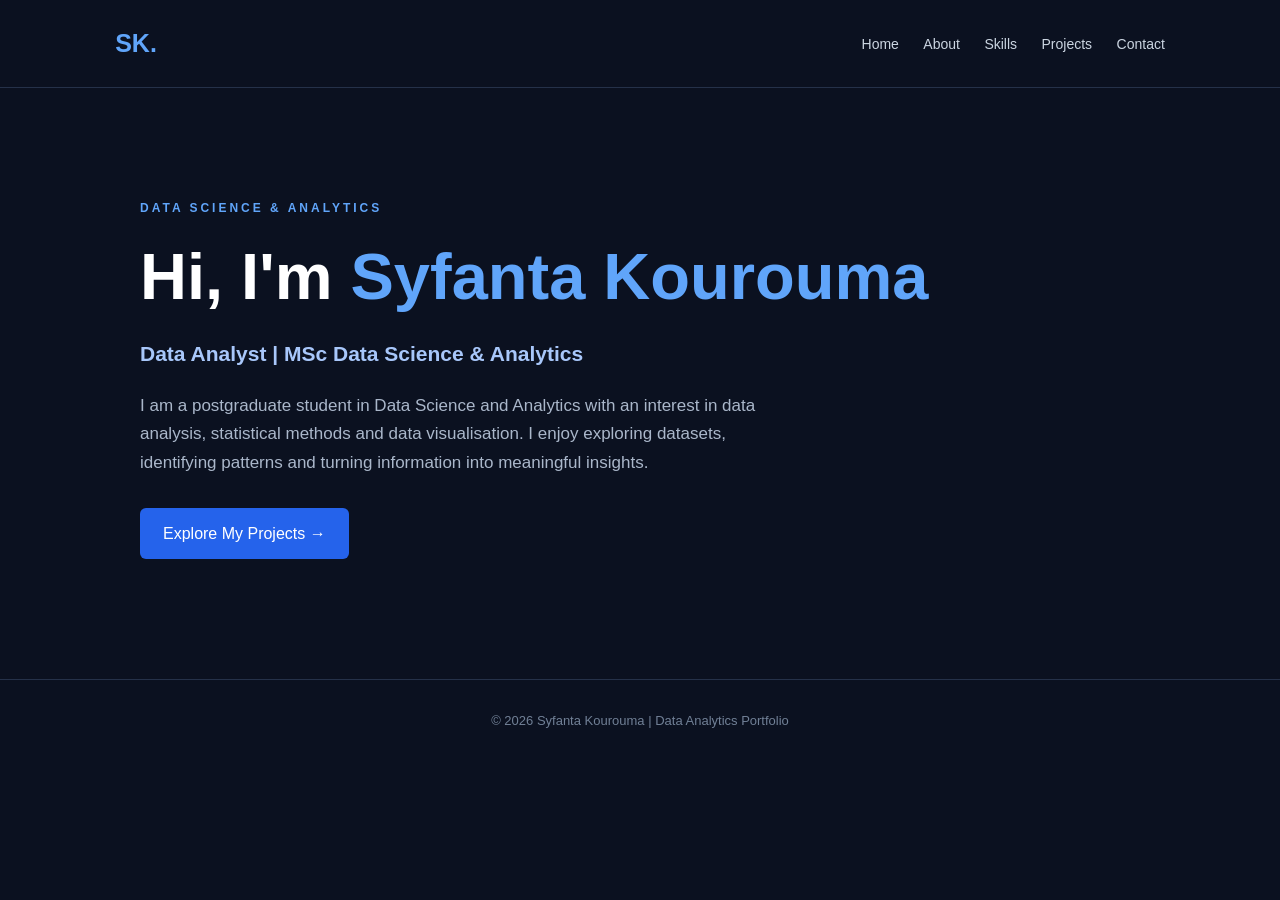
<file: index.html>
<!DOCTYPE html>
<html lang="en">
<head>
    <meta charset="UTF-8">
    <meta name="viewport" content="width=device-width, initial-scale=1.0">
    <title>Syfanta Kourouma | Data Analytics Portfolio</title>
    <link rel="stylesheet" href="style.css">
</head>

<body>

    <nav>
        <div class="logo">SK.</div>
        <div>
            <a href="index.html">Home</a>
            <a href="about.html">About</a>
            <a href="skills.html">Skills</a>
            <a href="projects.html">Projects</a>
            <a href="contact.html">Contact</a>
        </div>
    </nav>

    <header class="container hero">
        <p class="tag">DATA SCIENCE & ANALYTICS</p>

        <h1>
            Hi, I'm <span>Syfanta Kourouma</span>
        </h1>

        <h2>Data Analyst | MSc Data Science & Analytics</h2>

        <p class="intro">
            I am a postgraduate student in Data Science
            and Analytics with an interest in data analysis,
            statistical methods and data visualisation.

            I enjoy exploring datasets, identifying patterns
            and turning information into meaningful insights.
        </p>

        <a href="projects.html" class="button">
            Explore My Projects →
        </a>
    </header>

    <footer>
        <p>
            © 2026 Syfanta Kourouma |
            Data Analytics Portfolio
        </p>
    </footer>

</body>
</html>
</file>
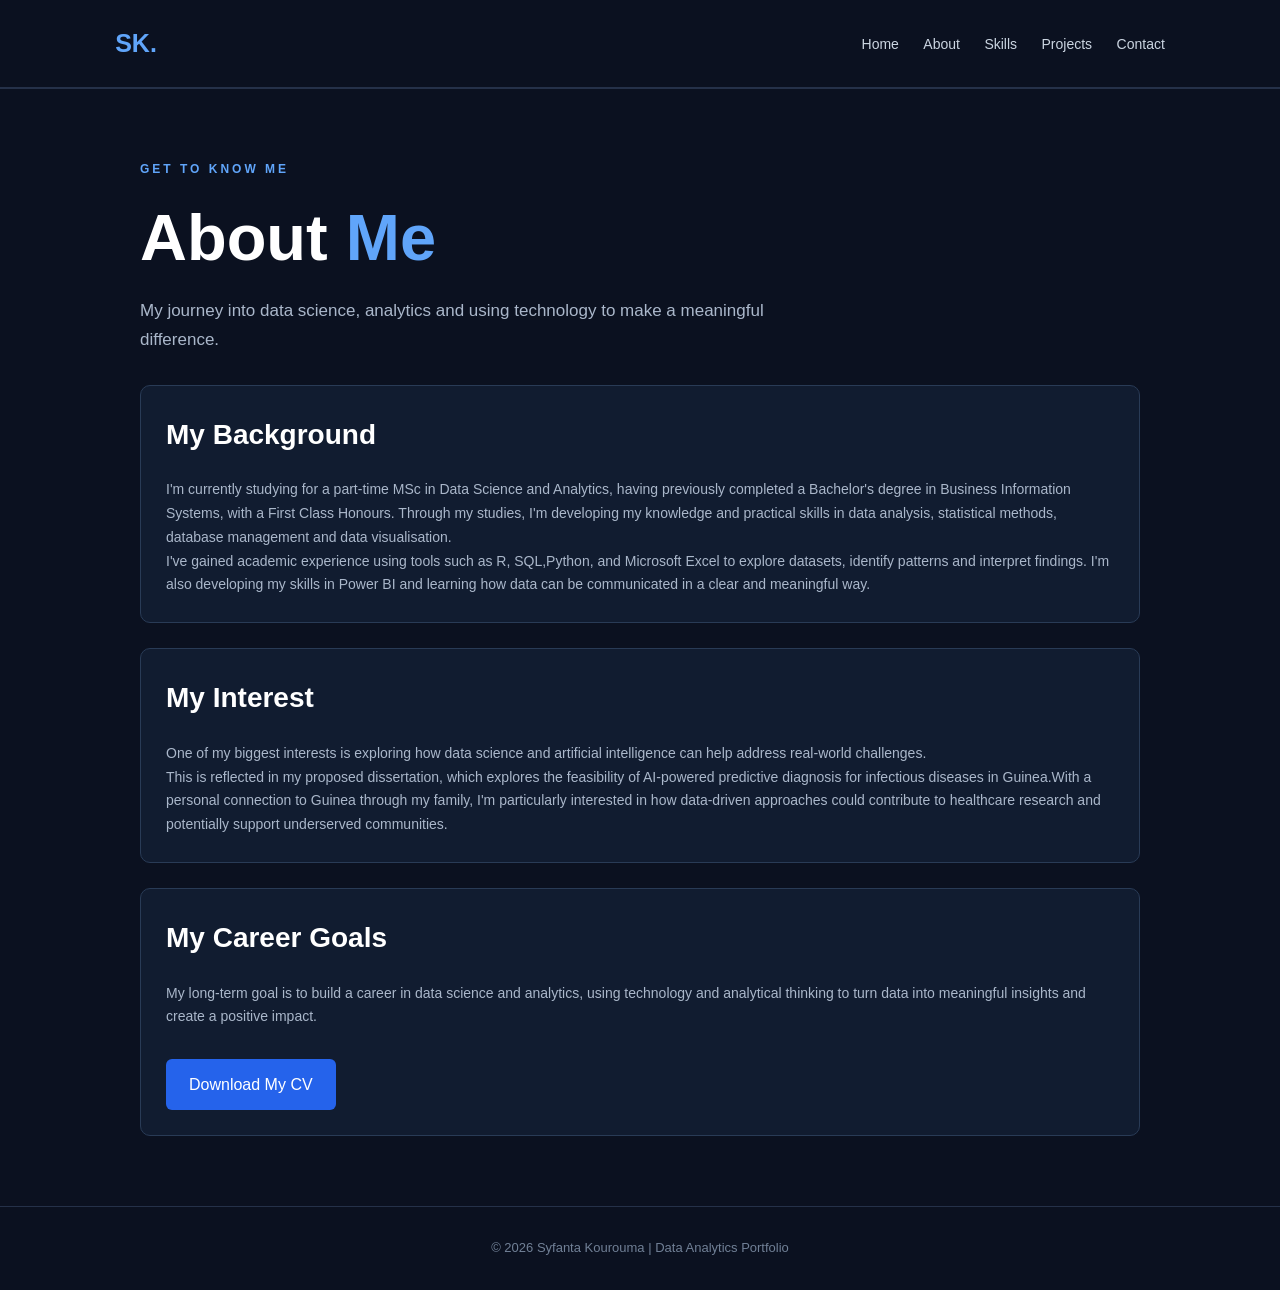
<file: about.html>
<!DOCTYPE html>
<html lang="en">
<head>
    <meta charset="UTF-8">
    <meta name="viewport" content="width=device-width, initial-scale=1.0">
    <title>About Me | Syfanta Kourouma</title>
    <link rel="stylesheet" href="style.css">
</head>

<body>

    <nav>
        <div class="logo">SK.</div>
        <div>
            <a href="index.html">Home</a>
            <a href="about.html">About</a>
            <a href="skills.html">Skills</a>
            <a href="projects.html">Projects</a>
            <a href="contact.html">Contact</a>
        </div>
    </nav>

    <section>
        <div class="container">

            <p class="tag">GET TO KNOW ME</p>

            <h1>About <span>Me</span></h1>

            <p class="intro">
                My journey into data science, analytics and using
                technology to make a meaningful difference.
            </p>

            <div class="project">
                <h2>My Background</h2>

                <p>
                    I'm currently studying for a part-time MSc in
                    Data Science and Analytics, having previously
                    completed a Bachelor's degree in Business Information Systems, with a First Class Honours.
                    Through my studies, I'm developing my knowledge
                    and practical skills in data analysis, statistical
                    methods, database management and data visualisation.
                </p>

                <p>
                    I've gained academic experience using tools such
                    as R, SQL,Python, and Microsoft Excel to explore datasets,
                    identify patterns and interpret findings. I'm
                    also developing my skills in Power BI and learning
                    how data can be communicated in a clear and
                    meaningful way.
                </p>
            </div>

            <div class="project" style="margin-top: 25px;">
                <h2>My Interest</h2>

                <p>
                    One of my biggest interests is exploring how data
                    science and artificial intelligence can help
                    address real-world challenges.
                </p>

                <p>
                    This is reflected in my proposed dissertation,
                    which explores the feasibility of AI-powered
                    predictive diagnosis for infectious diseases
                    in Guinea.With a personal connection to Guinea through
                    my family, I'm particularly interested in how
                    data-driven approaches could contribute to
                    healthcare research and potentially support
                    underserved communities.
                </p>
            </div>

            <div class="project" style="margin-top: 25px;">
                <h2>My Career Goals</h2>

                <p>
                    My long-term goal is to build a career in data
                    science and analytics, using technology and
                    analytical thinking to turn data into meaningful
                    insights and create a positive impact.
                </p>
                <div style="margin-top: 30px;">
                    <a href="Syfanta_Kourouma_CV.pdf" class="button" download>
                        Download My CV
                    </a>
            </div>

        </div>
    </section>

    <footer>
        <p>© 2026 Syfanta Kourouma | Data Analytics Portfolio</p>
    </footer>

</body>
</html>
</file>
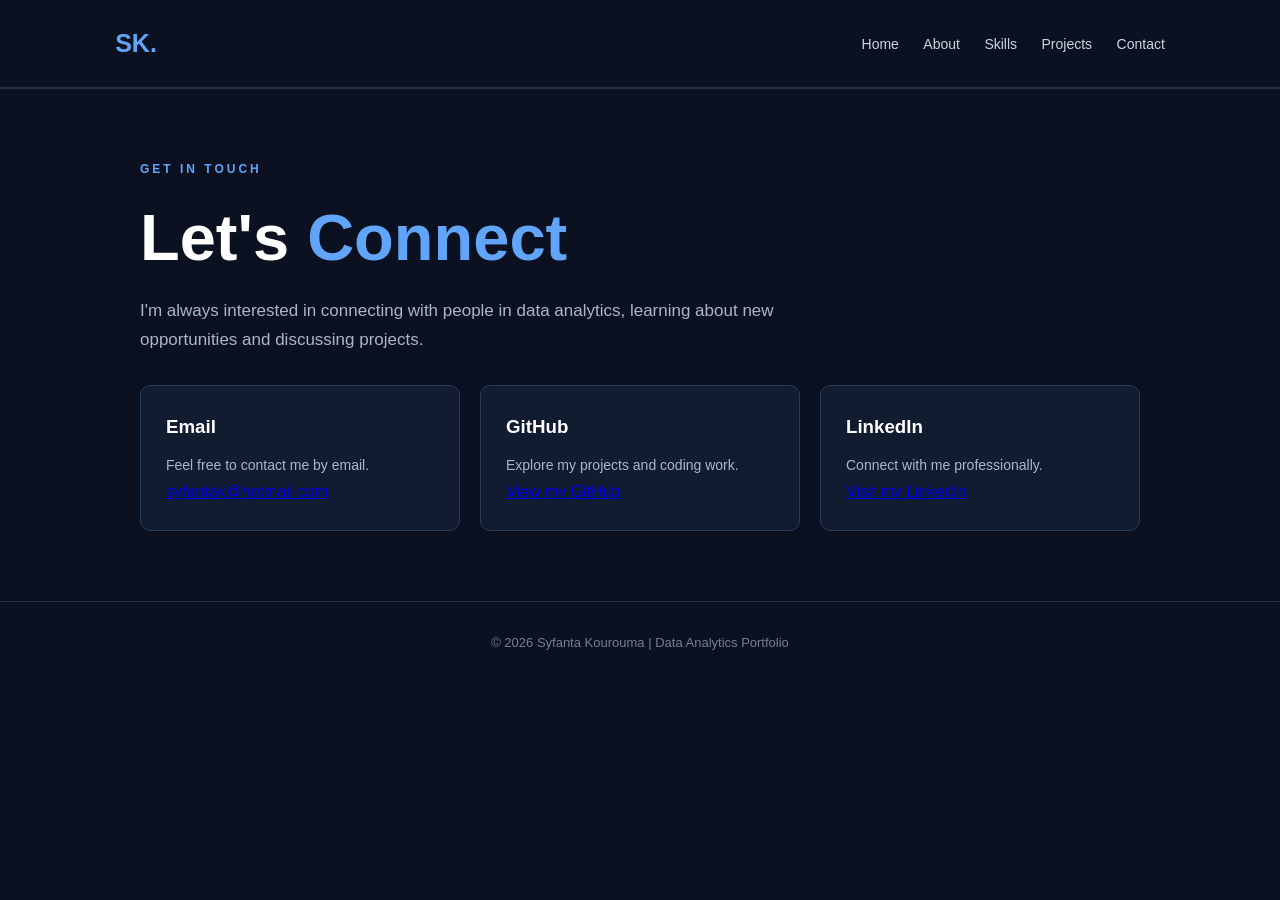
<file: contact.html>
<!DOCTYPE html>
<html lang="en">
<head>
    <meta charset="UTF-8">
    <meta name="viewport" content="width=device-width, initial-scale=1.0">
    <title>Contact | Syfanta Kourouma</title>
    <link rel="stylesheet" href="style.css">
</head>

<body>

    <nav>
        <div class="logo">SK.</div>
        <div>
            <a href="index.html">Home</a>
            <a href="about.html">About</a>
            <a href="skills.html">Skills</a>
            <a href="projects.html">Projects</a>
            <a href="contact.html">Contact</a>
        </div>
    </nav>

    <section>
        <div class="container">

            <p class="tag">GET IN TOUCH</p>
            <h1>Let's <span>Connect</span></h1>

            <p class="intro">
                I'm always interested in connecting with people
                in data analytics, learning about new opportunities
                and discussing projects.
            </p>

            <div class="project-grid">

                <div class="project">
                    <h3>Email</h3>
                    <p>Feel free to contact me by email.</p>
                    <a href="mailto:syfantak@hotmail.com">
                        syfantak@hotmail.com
                    </a>
                </div>

                <div class="project">
                    <h3>GitHub</h3>
                    <p>Explore my projects and coding work.</p>
                    <a href="https://github.com/syfantakourouma"
                       target="_blank">
                        View my GitHub
                    </a>
                </div>

                <div class="project">
                    <h3>LinkedIn</h3>
                    <p>Connect with me professionally.</p>
                    <a href="https://www.linkedin.com/in/syfanta-kourouma-a9a473309"
                       target="_blank">
                        Visit my LinkedIn
                    </a>
                </div>

            </div>
        </div>
    </section>

    <footer>
        <p>© 2026 Syfanta Kourouma | Data Analytics Portfolio</p>
    </footer>

</body>
</html>
</file>
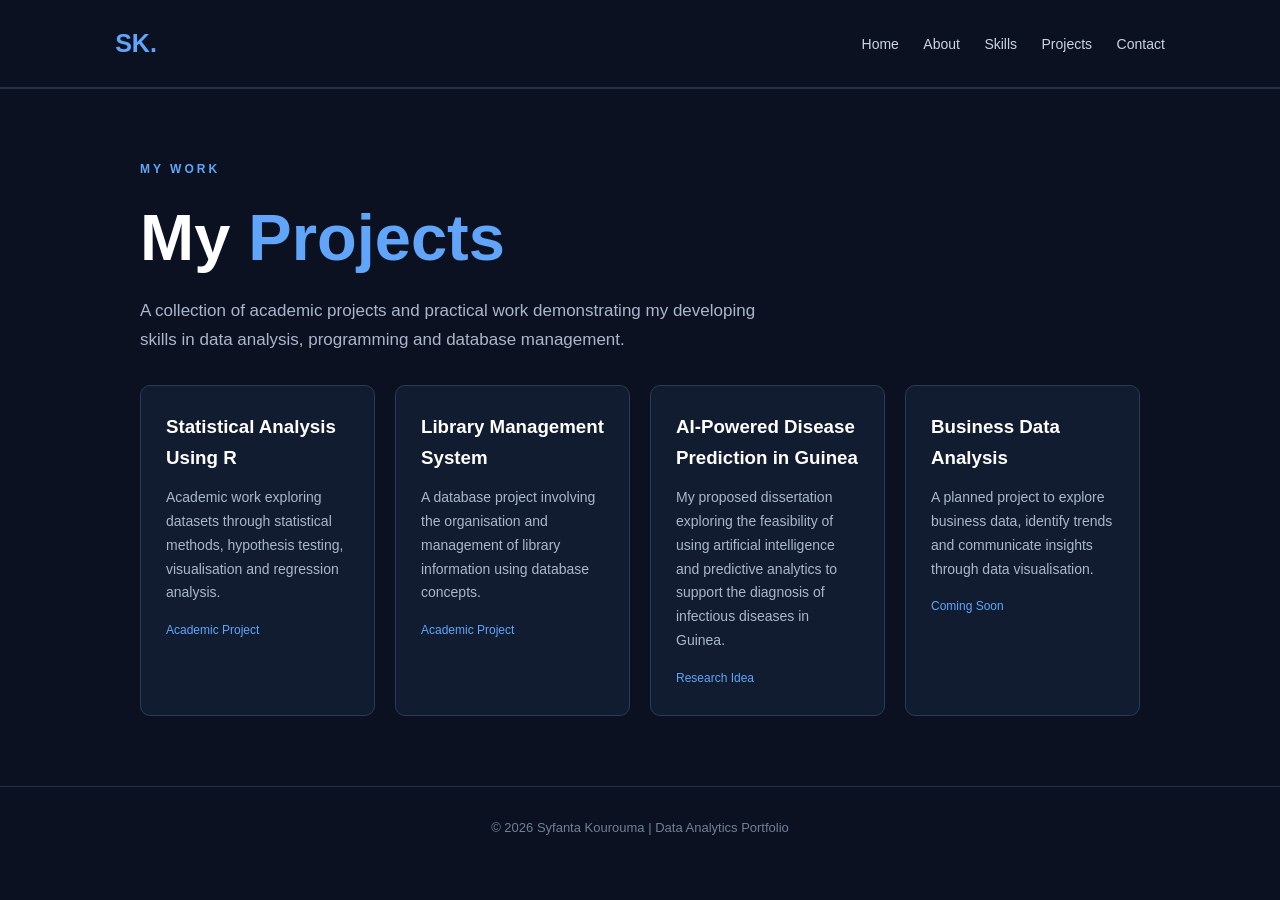
<file: projects.html>
<!DOCTYPE html>
<html lang="en">
<head>
    <meta charset="UTF-8">
    <meta name="viewport" content="width=device-width, initial-scale=1.0">
    <title>My Projects | Syfanta Kourouma</title>
    <link rel="stylesheet" href="style.css">
</head>

<body>

    <nav>
        <div class="logo">SK.</div>
        <div>
            <a href="index.html">Home</a>
            <a href="about.html">About</a>
            <a href="skills.html">Skills</a>
            <a href="projects.html">Projects</a>
            <a href="contact.html">Contact</a>
        </div>
    </nav>

    <section>
        <div class="container">

            <p class="tag">MY WORK</p>
            <h1>My <span>Projects</span></h1>

            <p class="intro">
                A collection of academic projects and practical work
                demonstrating my developing skills in data analysis,
                programming and database management.
            </p>

            <div class="project-grid">

                <div class="project">
                    <h3>Statistical Analysis Using R</h3>
                    <p>
                        Academic work exploring datasets through
                        statistical methods, hypothesis testing,
                        visualisation and regression analysis.
                    </p>
                    <span class="status">Academic Project</span>
                </div>

                <div class="project">
                    <h3>Library Management System</h3>
                    <p>
                        A database project involving the organisation
                        and management of library information using
                        database concepts.
                    </p>
                    <span class="status">Academic Project</span>
                </div>

                <div class="project">
                    <h3>AI-Powered Disease Prediction in Guinea</h3>
                    <p>
                        My proposed dissertation exploring the
                        feasibility of using artificial intelligence
                        and predictive analytics to support the
                        diagnosis of infectious diseases in Guinea.
                    </p>
                    <span class="status">Research Idea</span>
                </div>

                <div class="project">
                    <h3>Business Data Analysis</h3>
                    <p>
                        A planned project to explore business data,
                        identify trends and communicate insights
                        through data visualisation.
                    </p>
                    <span class="status">Coming Soon</span>
                </div>

            </div>
        </div>
    </section>

    <footer>
        <p>© 2026 Syfanta Kourouma | Data Analytics Portfolio</p>
    </footer>

</body>
</html>
</file>
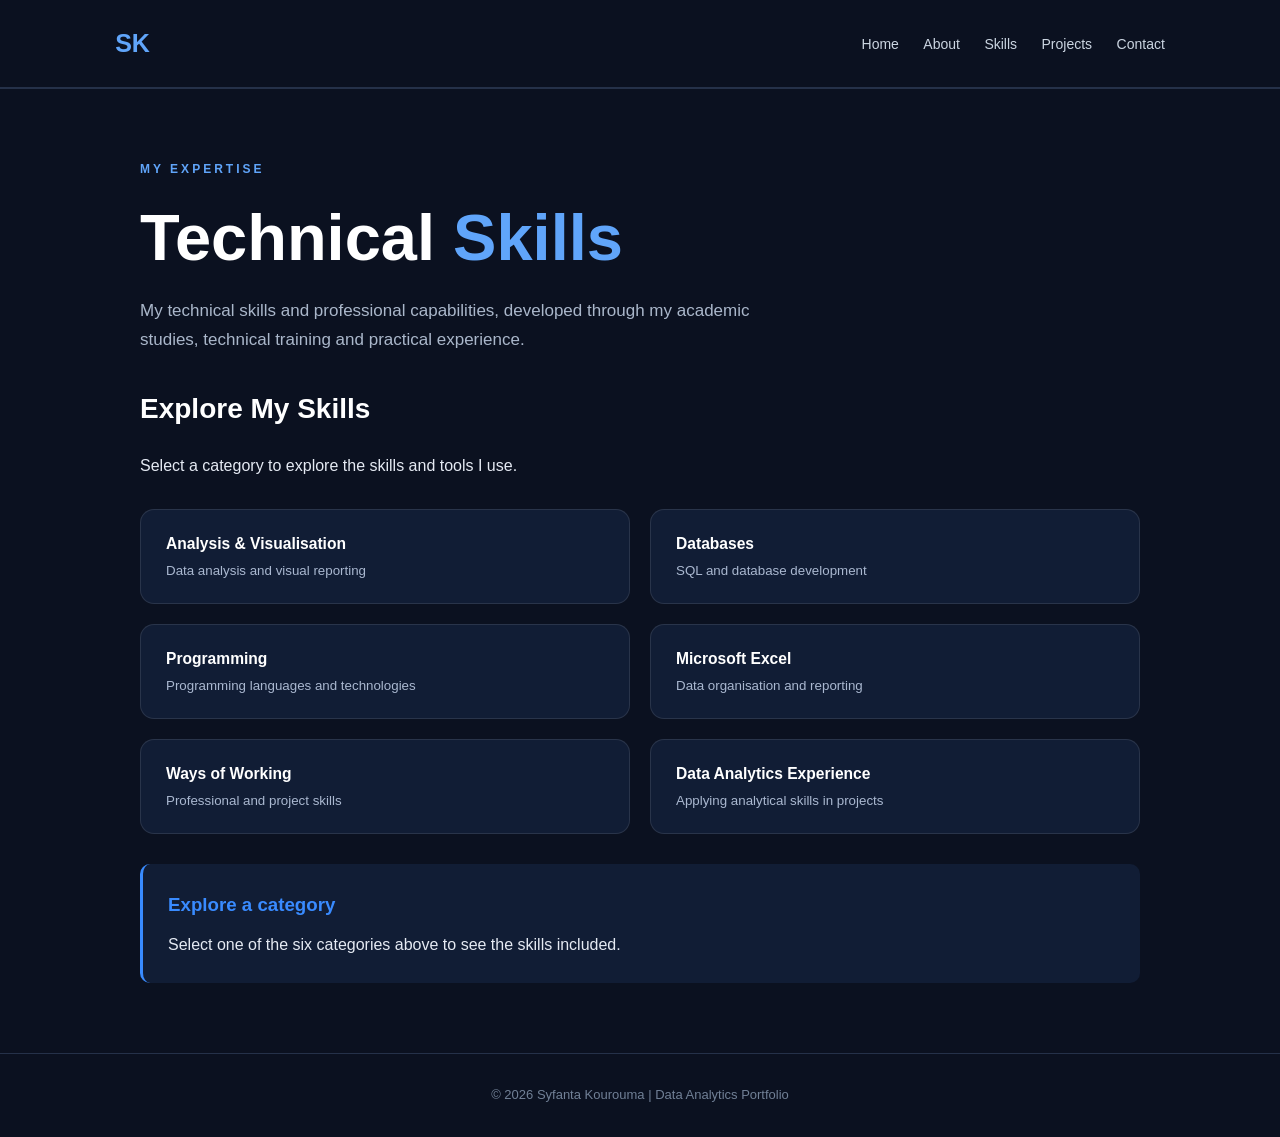
<file: skills.html>
<!DOCTYPE html>
<html lang="en">

<head>
    <meta charset="UTF-8">
    <meta name="viewport" content="width=device-width, initial-scale=1.0">

    <title>Technical Skills | Syfanta Kourouma</title>

    <link rel="stylesheet" href="style.css">
</head>

<body>

    <nav>
        <div class="logo">SK</div>
        <div>
            <a href="index.html">Home</a>
            <a href="about.html">About</a>
            <a href="skills.html">Skills</a>
            <a href="projects.html">Projects</a>
            <a href="contact.html">Contact</a>
        </div>
    </nav>

    <section>
        <div class="container">

            <p class="tag">MY EXPERTISE</p>

            <h1>Technical <span>Skills</span></h1>

            <p class="intro">
                My technical skills and professional capabilities,
                developed through my academic studies, technical
                training and practical experience.
            </p>

            <h2>Explore My Skills</h2>

            <p>Select a category to explore the skills and tools I use.</p>

            <div class="skill-grid">

                <button class="skill-card" type="button"
                    data-title="Analysis & Visualisation"
                    data-skills="Data cleaning|Data modelling|Dashboards and reporting|Power BI|RStudio">
                    <h3>Analysis & Visualisation</h3>
                    <p>Data analysis and visual reporting</p>
                </button>

                <button class="skill-card" type="button"
                    data-title="Databases"
                    data-skills="SQL (Oracle)|Querying|Filtering|Aggregation|Database design and development">
                    <h3>Databases</h3>
                    <p>SQL and database development</p>
                </button>

                <button class="skill-card" type="button"
                    data-title="Programming"
                    data-skills="Python|R|SQL|HTML|PHP">
                    <h3>Programming</h3>
                    <p>Programming languages and technologies</p>
                </button>

                <button class="skill-card" type="button"
                    data-title="Microsoft Excel"
                    data-skills="Pivot tables|XLOOKUP and VLOOKUP|Charts|Data cleaning|Data filtering">
                    <h3>Microsoft Excel</h3>
                    <p>Data organisation and reporting</p>
                </button>

                <button class="skill-card" type="button"
                    data-title="Ways of Working"
                    data-skills="Agile fundamentals|Project management|Requirements analysis|Stakeholder communication">
                    <h3>Ways of Working</h3>
                    <p>Professional and project skills</p>
                </button>

                <button class="skill-card" type="button"
                    data-title="Data Analytics Experience"
                    data-skills="Extracting raw data from web sources|Cleaning and transforming datasets|Writing SQL queries|Identifying patterns and trends|Creating Power BI dashboards and Excel reports|Data visualisation">
                    <h3>Data Analytics Experience</h3>
                    <p>Applying analytical skills in projects</p>
                </button>

            </div>

            <div class="skill-detail" id="skill-detail" aria-live="polite">

                <h3 id="skill-title">Explore a category</h3>

                <p id="skill-description">
                    Select one of the six categories above to see
                    the skills included.
                </p>

            </div>

        </div>
    </section>

    <footer>
        <p>© 2026 Syfanta Kourouma | Data Analytics Portfolio</p>
    </footer>

   <script>

    const skillCards = document.querySelectorAll(".skill-card");

    const skillTitle = document.getElementById("skill-title");
    const skillDescription = document.getElementById("skill-description");

    skillCards.forEach(card => {

        card.addEventListener("click", () => {

            skillCards.forEach(item => {
                item.classList.remove("active");
                item.setAttribute("aria-pressed", "false");
            });

            card.classList.add("active");
            card.setAttribute("aria-pressed", "true");

            skillTitle.textContent = card.dataset.title;

            const skills = card.dataset.skills.split("|");

            skillDescription.innerHTML = "";

            skills.forEach(skill => {
                const tag = document.createElement("span");
                tag.className = "skill-tag";
                tag.textContent = skill;
                skillDescription.appendChild(tag);
            });

            skillDescription.classList.add("skill-tags");

        });

    });

</script>

       
</body>
</html>
</file>
<file: style.css>
/* GENERAL STYLING */

* {
    margin: 0;
    padding: 0;
    box-sizing: border-box;
    scroll-behavior: smooth;
}

body {
    background: #0b1120;
    color: #e5eaf3;
    font-family: Arial, sans-serif;
    line-height: 1.7;
}

/* NAVIGATION */

nav {
    display: flex;
    justify-content: space-between;
    align-items: center;
    padding: 22px 9%;
    background: #0b1120;
    border-bottom: 1px solid #253149;
    position: sticky;
    top: 0;
    z-index: 100;
}

.logo {
    color: #60a5fa;
    font-size: 25px;
    font-weight: bold;
}

nav a {
    color: #cbd5e1;
    text-decoration: none;
    margin-left: 20px;
    font-size: 14px;
}

nav a:hover {
    color: #60a5fa;
}

/* PAGE LAYOUT */

.container {
    max-width: 1050px;
    margin: auto;
    padding: 70px 25px;
}

section {
    border-top: 1px solid #253149;
}

/* HOMEPAGE */

.hero {
    padding-top: 110px;
    padding-bottom: 120px;
}

.tag {
    color: #60a5fa;
    letter-spacing: 3px;
    font-size: 12px;
    font-weight: bold;
}

h1 {
    color: white;
    font-size: clamp(38px, 7vw, 65px);
    line-height: 1.2;
    margin: 20px 0;
}

h1 span {
    color: #60a5fa;
}

h2 {
    color: white;
    font-size: 28px;
    margin-bottom: 20px;
}

.hero h2 {
    font-size: 21px;
    color: #a8c7fa;
}

.intro {
    max-width: 650px;
    color: #aab7ca;
    font-size: 17px;
    margin: 20px 0 30px;
}

/* BUTTONS */

.button {
    display: inline-block;
    background: #2563eb;
    color: white;
    padding: 12px 23px;
    border-radius: 6px;
    text-decoration: none;
    margin-right: 10px;
}

.button:hover {
    background: #3b82f6;
}

/* ABOUT ME */

.description {
    color: #aab7ca;
    max-width: 750px;
}

/* SKILLS */

.skills {
    display: flex;
    flex-wrap: wrap;
    gap: 12px;
    margin-top: 25px;
}

.skill {
    background: #17243a;
    border: 1px solid #304563;
    padding: 10px 18px;
    border-radius: 6px;
    color: #93c5fd;
}

/* PROJECTS */

.project-grid {
    display: grid;
    grid-template-columns: repeat(auto-fit, minmax(230px, 1fr));
    gap: 20px;
    margin-top: 25px;
}

.project {
    background: #111c30;
    border: 1px solid #293b56;
    padding: 25px;
    border-radius: 10px;
    transition: transform 0.3s;
}

.project:hover {
    transform: translateY(-5px);
}

.project h3 {
    color: white;
    margin-bottom: 12px;
}

.project p {
    color: #aab7ca;
    font-size: 14px;
}

.status {
    display: inline-block;
    color: #60a5fa;
    font-size: 12px;
    margin-top: 15px;
}

/* INTERACTIVE SKILLS CARDS */

.skill-grid {
    display: grid;
    grid-template-columns: repeat(2, 1fr);
    gap: 20px;
    margin-top: 30px;
}

.skill-card {
    background: #111d35;
    border: 1px solid rgba(255, 255, 255, 0.10);
    border-radius: 14px;
    padding: 25px;
    text-align: left;
    color: white;
    cursor: pointer;
    transition: all 0.25s ease;
    font-family: inherit;
}

.skill-card h3 {
    color: #ffffff;
    margin-bottom: 10px;
}

.skill-card p {
    color: #aab8d0;
    margin: 0;
}

.skill-card:hover {
    border-color: #398bff;
}

.skill-card:focus-visible {
    outline: 2px solid #60a5fa;
    outline-offset: 4px;
}

.skill-card.active {
    border: 1px solid #398bff;
    background: #142746;
    box-shadow: 0 0 18px rgba(57, 139, 255, 0.35);
    transform: translateY(-3px);
}

/* EXPANDED SKILL SECTION */

.skill-detail {
    margin-top: 30px;
    padding: 25px;
    background: #111d35;
    border-left: 3px solid #398bff;
    border-radius: 10px;
    min-height: 100px;
}

.skill-detail h3 {
    color: #398bff;
    margin-bottom: 10px;
}

/* INDIVIDUAL SKILL TAGS */

#skill-description.skill-tags {
    display: flex;
    flex-wrap: wrap;
    gap: 12px;
    margin-top: 15px;
}

#skill-description .skill-tag {
    display: inline-flex;
    align-items: center;
    background: #172b49;
    border: 1px solid #398bff;
    color: #93c5fd;
    padding: 8px 16px;
    border-radius: 20px;
    font-size: 14px;
    line-height: 1.5;
    transition: background 0.2s ease;
}

#skill-description .skill-tag:hover {
    background: #203e66;
}

/* CONTACT */

.contact a {
    color: #60a5fa;
    text-decoration: none;
}

/* FOOTER */

footer {
    text-align: center;
    padding: 30px;
    color: #718096;
    border-top: 1px solid #253149;
    font-size: 13px;
}

/* MOBILE DESIGN */

@media (max-width: 650px) {

    nav {
        padding: 18px 5%;
        flex-wrap: wrap;
        gap: 12px;
    }

    nav a {
        margin-left: 8px;
        font-size: 12px;
    }

    .container {
        padding: 50px 20px;
    }

    .hero {
        padding-top: 75px;
    }

    .skill-grid {
        grid-template-columns: 1fr;
    }

    .skill-detail {
        padding: 20px;
    }
}
</file>
